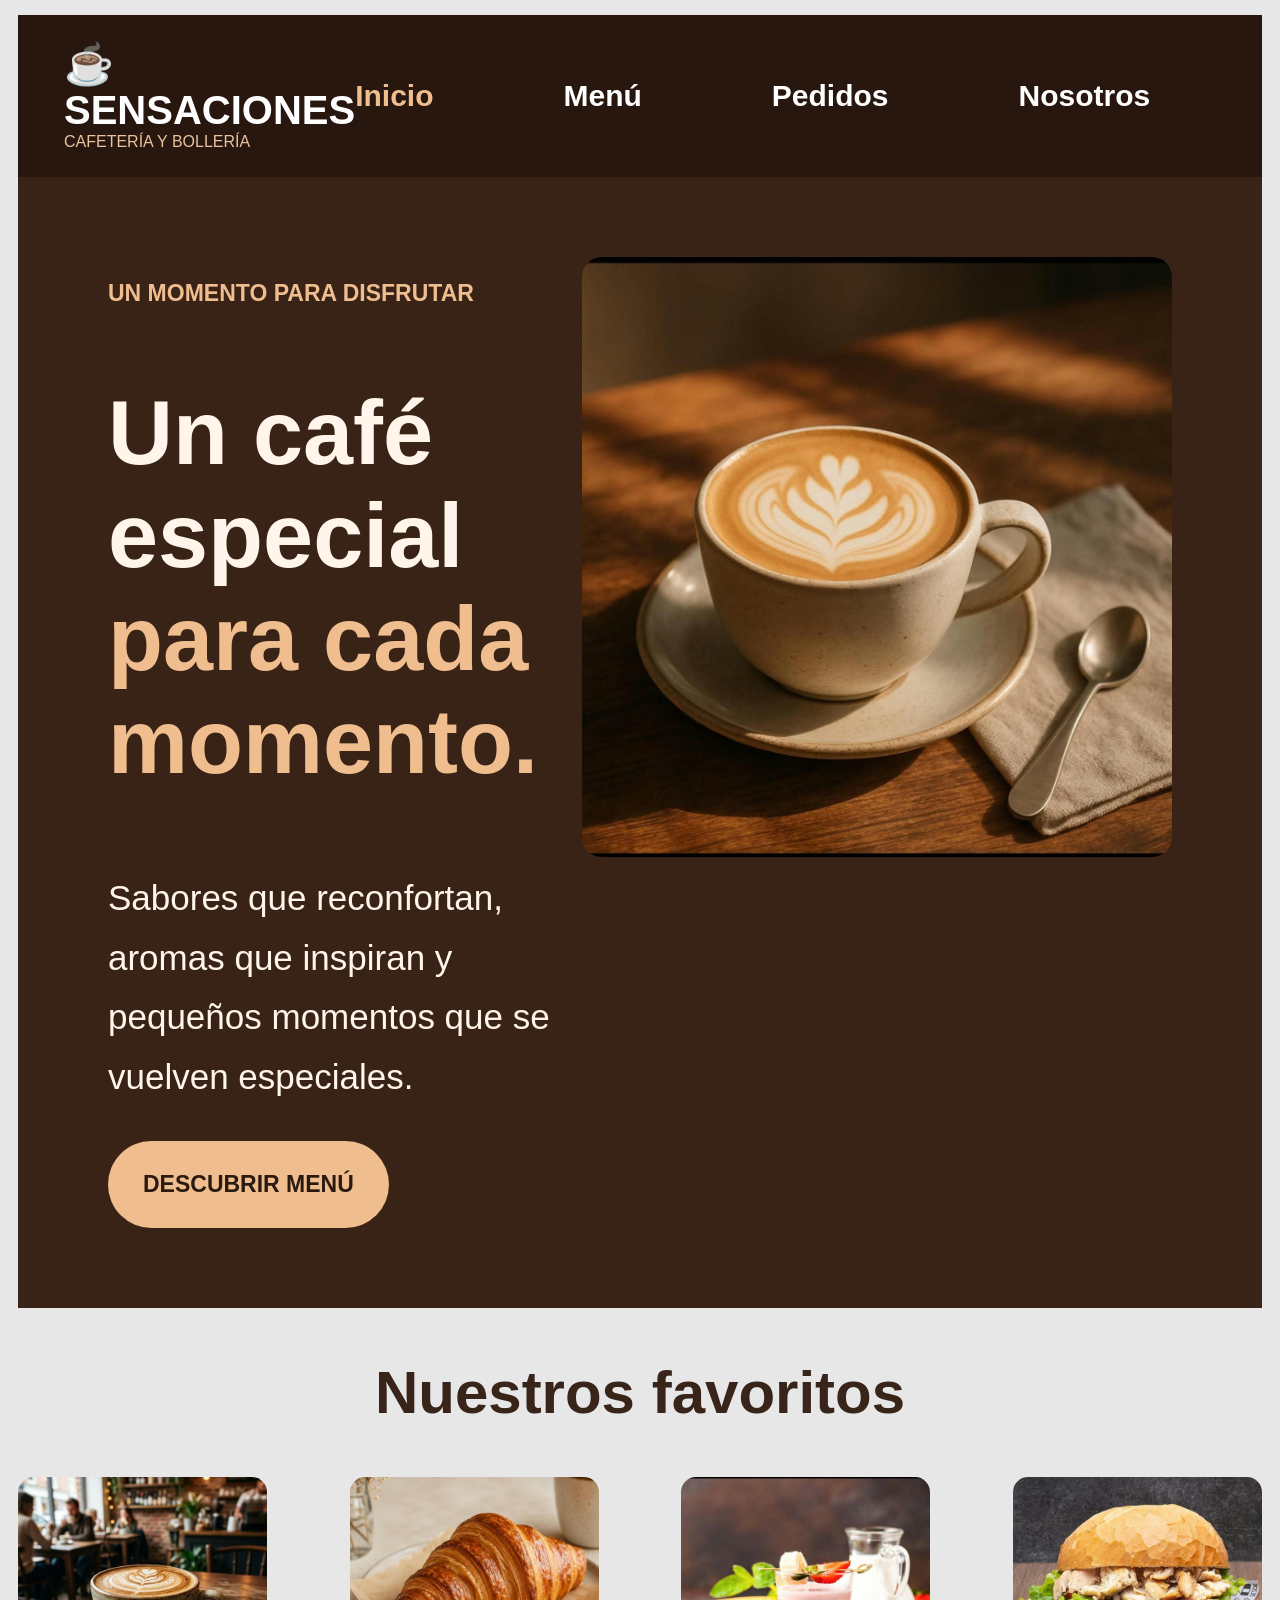
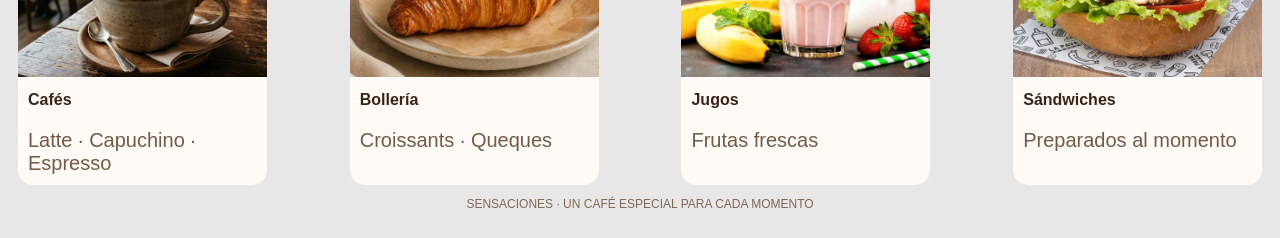
<file: index.html>
<!DOCTYPE html>
<html lang="es">
<head>
  <meta charset="UTF-8">
  <meta name="viewport" content="width=device-width, initial-scale=1.0">
  <title>Sensaciones | Cafetería y Bollería</title>
  <link rel="stylesheet" href="style.css">
</head>
<body>
  <div class="site">
    <header class="site-header">
      <a class="brand" href="#inicio">
        <span class="brand-name">☕ SENSACIONES</span>
        <span class="brand-subtitle">CAFETERÍA Y BOLLERÍA</span>
      </a>
      <nav class="main-nav">
        <a class="active" href="#inicio">Inicio</a>
        <a href="pages/menu.html">Menú</a>
        <a href="pages/pedidos.html">Pedidos</a>
        <a href="pages/nosotros.html">Nosotros</a>
        <a href="pages/contacto.html">Contactos</a>
      </nav>
    </header>
    <main>
      <section class="hero" id="inicio">
        <div class="hero-copy">
          <p class="eyebrow">UN MOMENTO PARA DISFRUTAR</p>
          <h1>Un café especial<br><span>para cada momento.</span></h1>
          <p class="hero-description">
            Sabores que reconfortan, aromas que inspiran y pequeños momentos que se vuelven especiales.
          </p>
          <a class="button" href="pages/menu.html">DESCUBRIR MENÚ</a>
        </div>
        <img class="hero-image" src="imagenes/cafe_logo.png" alt="Taza de café">
      </section>
      <section class="favorites" id="menu">
        <h2>Nuestros favoritos</h2>
        <div class="favorite-grid">
          <div class="favorite-card">
            <img src="imagenes/cafe.png" alt="Café">
            <span class="card-name">Cafés</span>
            <span class="card-detail">Latte · Capuchino · Espresso</span>
          </div>
          <div class="favorite-card">
            <img src="imagenes/croasanit.png" alt="Croissant">
            <span class="card-name">Bollería</span>
            <span class="card-detail">Croissants · Queques</span>
          </div>
          <div class="favorite-card">
            <img src="imagenes/jugos.png" alt="Jugos">
            <span class="card-name">Jugos</span>
            <span class="card-detail">Frutas frescas</span>
          </div>
          <div class="favorite-card">
            <img src="imagenes/pavita.png" alt="Sándwich">
            <span class="card-name">Sándwiches</span>
            <span class="card-detail">Preparados al momento</span>
          </div>
        </div>
        <p class="tagline">SENSACIONES · UN CAFÉ ESPECIAL PARA CADA MOMENTO</p>
      </section>
    </main>
  </div>
</body>
</html>
</file>
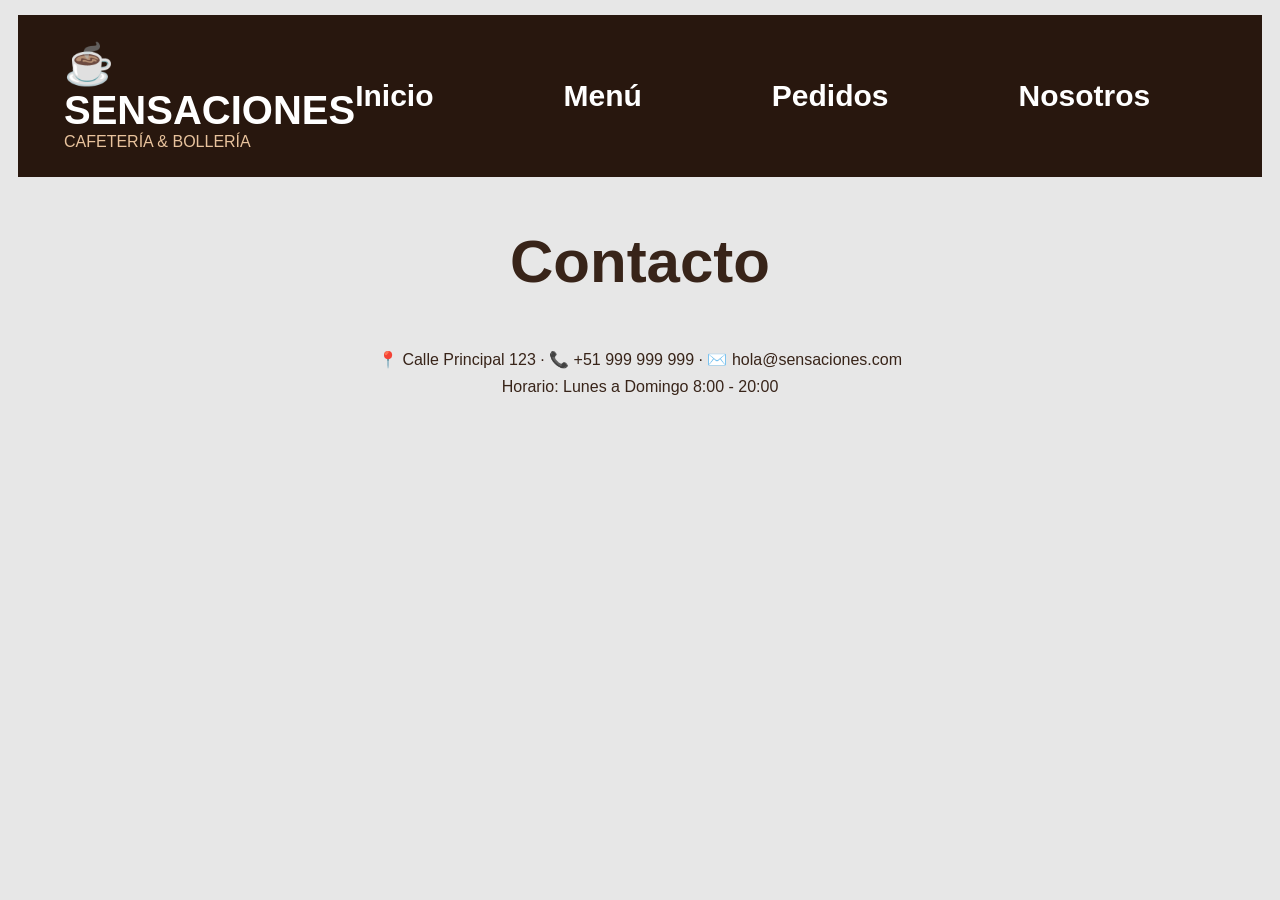
<file: pages/contacto.html>
<!DOCTYPE html>
<html lang="es">
<head>
  <meta charset="UTF-8">
  <meta name="viewport" content="width=device-width, initial-scale=1.0">
  <title>Contacto | Sensaciones</title>
  <link rel="stylesheet" href="../style.css">
</head>
<body>
  <main class="site">
    <header class="site-header">
      <a class="brand" href="../index.html"><span class="brand-name">☕ SENSACIONES</span><span class="brand-subtitle">CAFETERÍA &amp; BOLLERÍA</span></a>
      <nav class="main-nav">
        <a href="../index.html">Inicio</a>
        <a href="menu.html">Menú</a>
        <a href="pedidos.html">Pedidos</a>
        <a href="nosotros.html">Nosotros</a>
        <a class="active" href="contacto.html">Contactos</a>
      </nav>
    </header>
    <section class="favorites">
      <h2>Contacto</h2>
      <p style="max-width:720px;margin:0 auto;line-height:1.7;">📍 Calle Principal 123 · 📞 +51 999 999 999 · ✉️ hola@sensaciones.com<br>Horario: Lunes a Domingo 8:00 - 20:00</p>
    </section>
  </main>
</body>
</html>
</file>
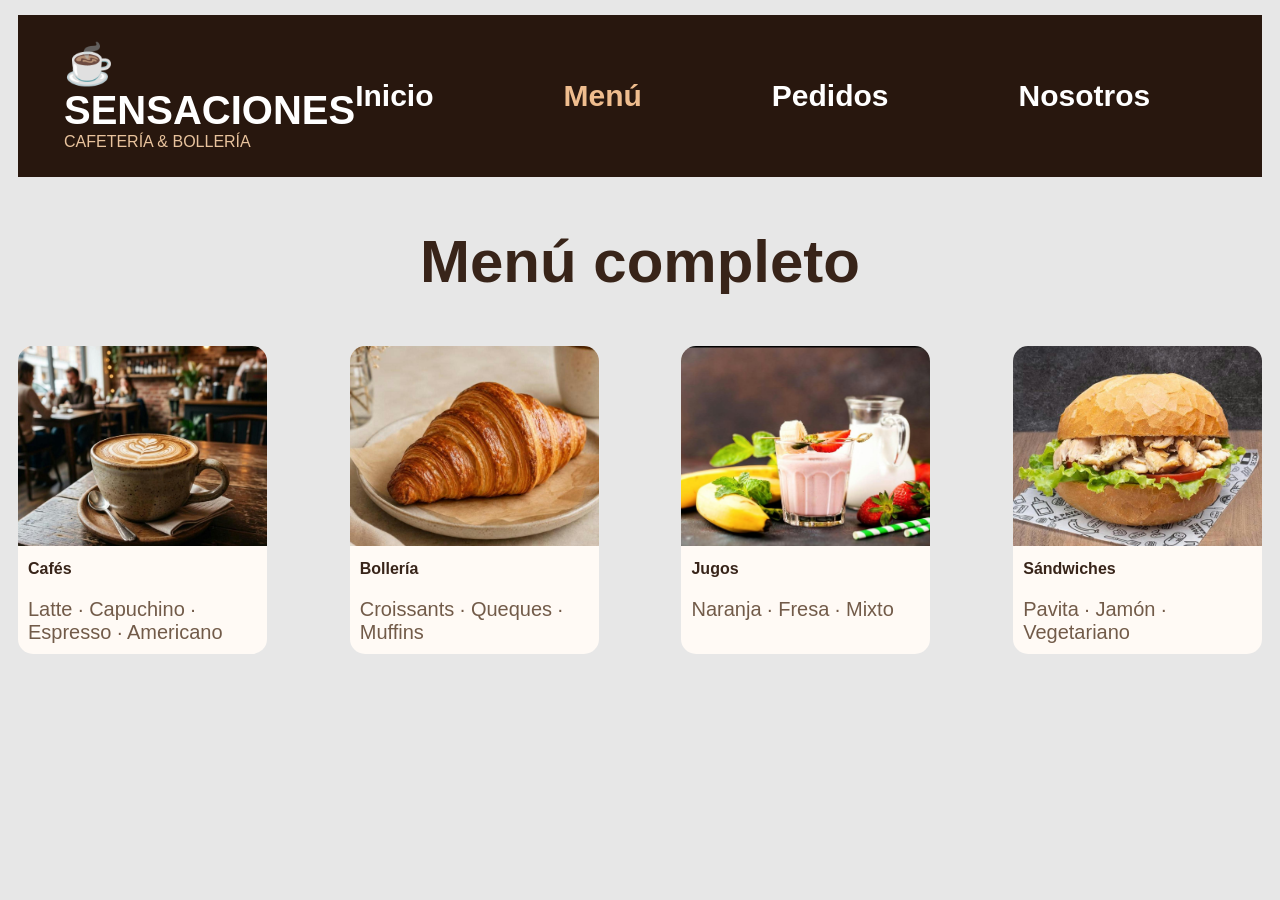
<file: pages/menu.html>
<!DOCTYPE html>
<html lang="es">
<head>
  <meta charset="UTF-8">
  <meta name="viewport" content="width=device-width, initial-scale=1.0">
  <title>Menú | Sensaciones</title>
  <link rel="stylesheet" href="../style.css">
</head>
<body>
  <main class="site">
    <header class="site-header">
      <a class="brand" href="../index.html"><span class="brand-name">☕ SENSACIONES</span><span class="brand-subtitle">CAFETERÍA &amp; BOLLERÍA</span></a>
      <nav class="main-nav">
        <a href="../index.html">Inicio</a>
        <a class="active" href="menu.html">Menú</a>
        <a href="pedidos.html">Pedidos</a>
        <a href="nosotros.html">Nosotros</a>
        <a href="contacto.html">Contactos</a>
      </nav>
    </header>
    <section class="favorites" id="menu">
      <h2>Menú completo</h2>
      <div class="favorite-grid">
        <article class="favorite-card"><img src="../imagenes/cafe.png" alt="Cafés"><span class="card-name">Cafés</span><span class="card-detail">Latte · Capuchino · Espresso · Americano</span></article>
        <article class="favorite-card"><img src="../imagenes/croasanit.png" alt="Bollería"><span class="card-name">Bollería</span><span class="card-detail">Croissants · Queques · Muffins</span></article>
        <article class="favorite-card"><img src="../imagenes/jugos.png" alt="Jugos"><span class="card-name">Jugos</span><span class="card-detail">Naranja · Fresa · Mixto</span></article>
        <article class="favorite-card"><img src="../imagenes/pavita.png" alt="Sándwiches"><span class="card-name">Sándwiches</span><span class="card-detail">Pavita · Jamón · Vegetariano</span></article>
      </div>
    </section>
  </main>
</body>
</html>
</file>
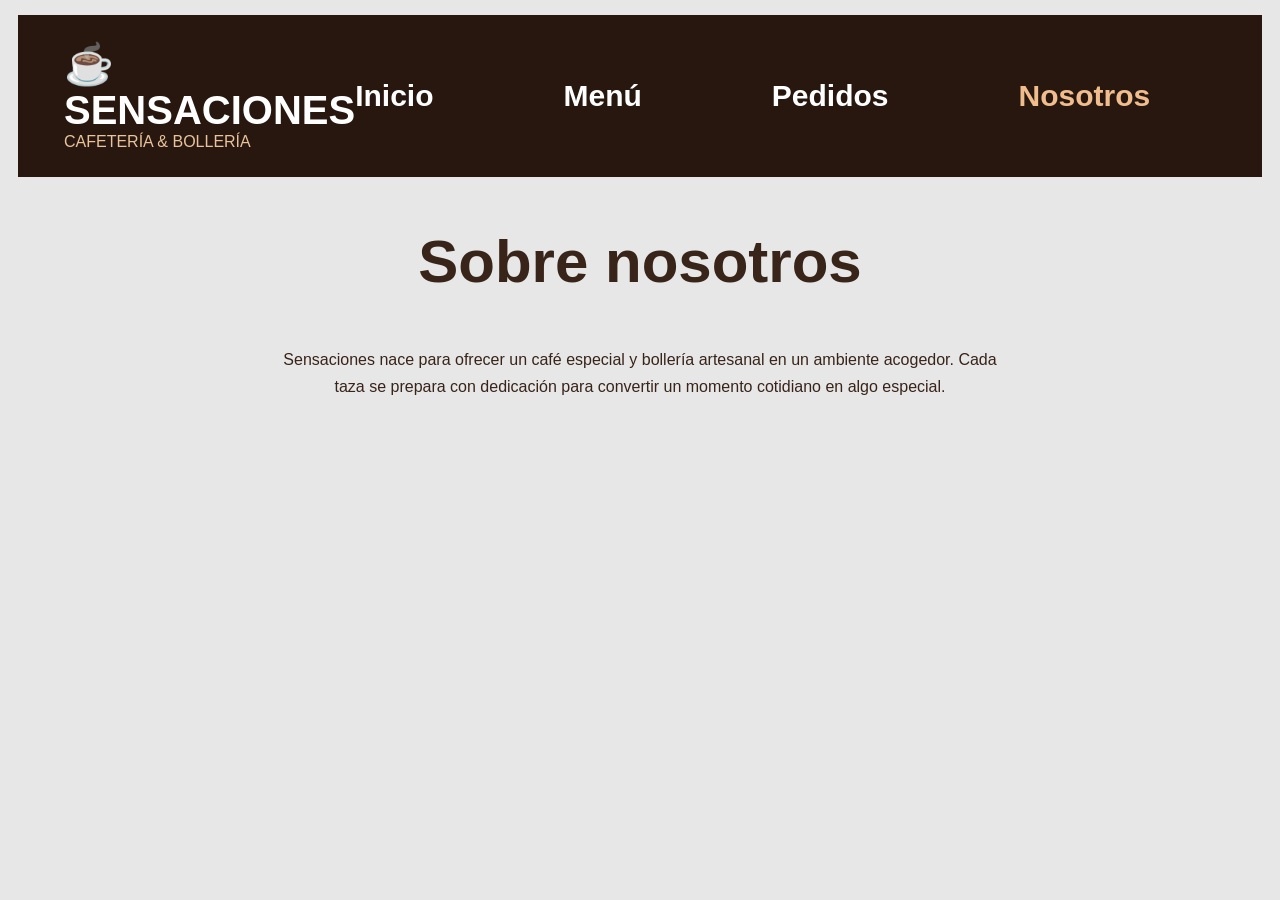
<file: pages/nosotros.html>
<!DOCTYPE html>
<html lang="es">
<head>
  <meta charset="UTF-8">
  <meta name="viewport" content="width=device-width, initial-scale=1.0">
  <title>Nosotros | Sensaciones</title>
  <link rel="stylesheet" href="../style.css">
</head>
<body>
  <main class="site">
    <header class="site-header">
      <a class="brand" href="../index.html"><span class="brand-name">☕ SENSACIONES</span><span class="brand-subtitle">CAFETERÍA &amp; BOLLERÍA</span></a>
      <nav class="main-nav">
        <a href="../index.html">Inicio</a>
        <a href="menu.html">Menú</a>
        <a href="pedidos.html">Pedidos</a>
        <a class="active" href="nosotros.html">Nosotros</a>
        <a href="contacto.html">Contactos</a>
      </nav>
    </header>
    <section class="favorites">
      <h2>Sobre nosotros</h2>
      <p style="max-width:720px;margin:0 auto;line-height:1.7;">Sensaciones nace para ofrecer un café especial y bollería artesanal en un ambiente acogedor. Cada taza se prepara con dedicación para convertir un momento cotidiano en algo especial.</p>
    </section>
  </main>
</body>
</html>
</file>
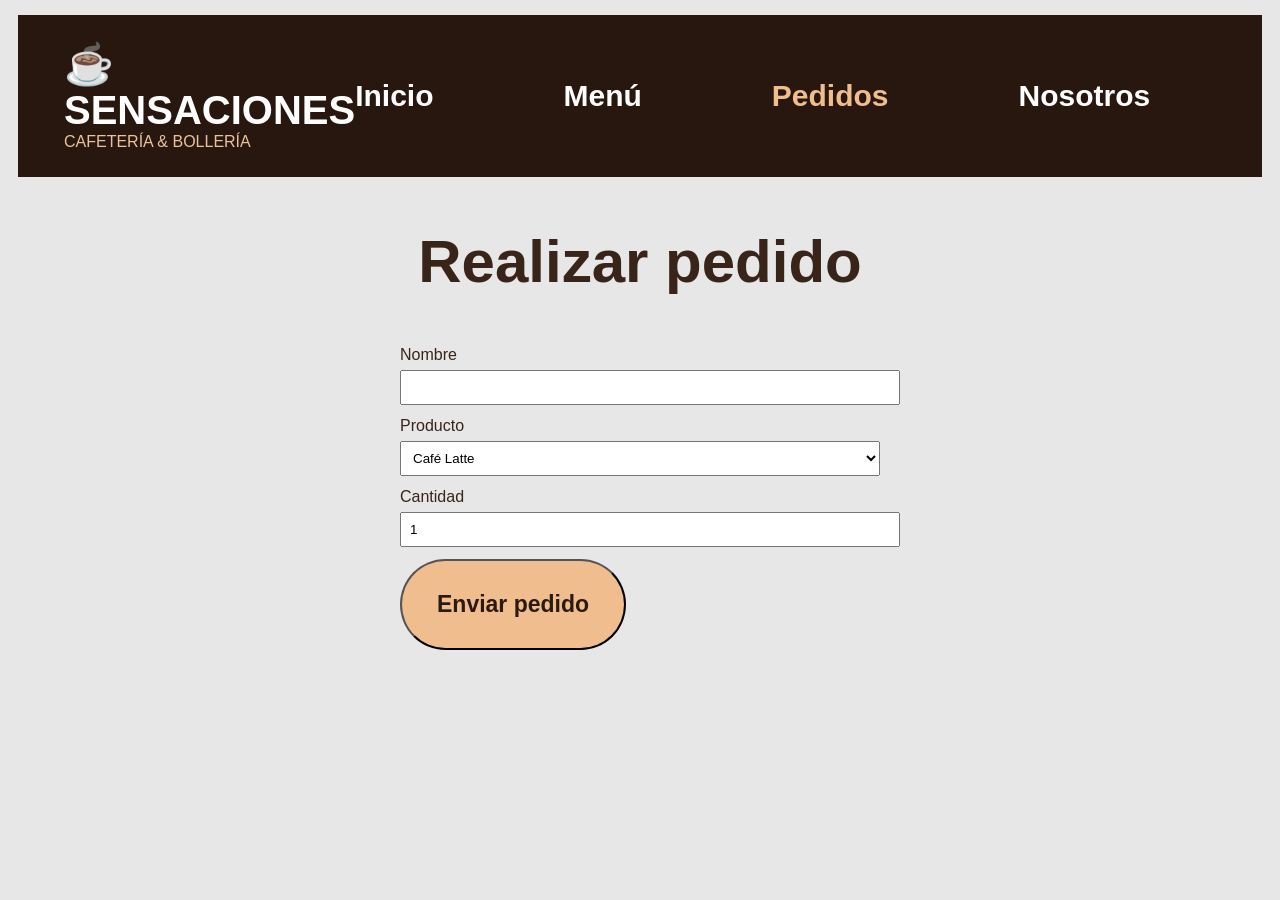
<file: pages/pedidos.html>
<!DOCTYPE html>
<html lang="es">
<head>
  <meta charset="UTF-8">
  <meta name="viewport" content="width=device-width, initial-scale=1.0">
  <title>Pedidos | Sensaciones</title>
  <link rel="stylesheet" href="../style.css">
</head>
<body>
  <main class="site">
    <header class="site-header">
      <a class="brand" href="../index.html"><span class="brand-name">☕ SENSACIONES</span><span class="brand-subtitle">CAFETERÍA &amp; BOLLERÍA</span></a>
      <nav class="main-nav">
        <a href="../index.html">Inicio</a>
        <a href="menu.html">Menú</a>
        <a class="active" href="pedidos.html">Pedidos</a>
        <a href="nosotros.html">Nosotros</a>
        <a href="contacto.html">Contactos</a>
      </nav>
    </header>
    <section class="favorites">
      <h2>Realizar pedido</h2>
      <form id="pedidoForm" style="max-width:480px;margin:0 auto;text-align:left;">
        <label>Nombre<br><input type="text" name="nombre" required style="width:100%;padding:8px;margin:6px 0 12px;"></label>
        <label>Producto<br><select name="producto" style="width:100%;padding:8px;margin:6px 0 12px;"><option>Café Latte</option><option>Croissant</option><option>Jugo de naranja</option><option>Sándwich de pavita</option></select></label>
        <label>Cantidad<br><input type="number" name="cantidad" min="1" value="1" required style="width:100%;padding:8px;margin:6px 0 12px;"></label>
        <button class="button" type="submit">Enviar pedido</button>
      </form>
      <p id="msg" class="tagline"></p>
    </section>
  </main>
  <script>
    document.getElementById('pedidoForm').addEventListener('submit', function(e){
      e.preventDefault();
      document.getElementById('msg').textContent = 'Pedido enviado. ¡Gracias!';
    });
  </script>
</body>
</html>
</file>
<file: style.css>
body {
  padding: 7px 10px;
  background: #e7e7e7;
  color: #382419;
  font-family: Arial, sans-serif;
}
.site-header {
  padding: 26px 46px;
  display: flex;
  align-items: center;
  justify-content: space-between;
  background: #28170e;
}
.brand {
  display: flex;
  flex-direction: column;
  color: rgb(255, 255, 255);
  text-decoration: none;
}
.brand-name {
  font-size: 40px;
  font-weight: bold;
}
.brand-subtitle {
  color: #e9c39d;
  font-size: 16px;
}
.main-nav {
  display: flex;
  gap: 130px;
}
.main-nav a {
  color: white;
  font-size: 30px;
  font-weight: bold;
  text-decoration: none;
}
.main-nav .active {
  color: #efbd8e;
}
.hero {
  padding: 80px 90px;
  display: flex;
  background: #392317;
  color: #fff5eb;
}
.hero-copy {
  width: 80%;
}
.eyebrow {
  color: #efbd8e;
  font-size: 23px;
  font-weight: bold;
}
.hero h1 {
  font-size: 90px;
}
.hero h1 span {
  color: #efbd8e;
}
.hero-description {
  font-size: 35px;
  line-height: 1.7;
}
.button {
  padding: 30px 35px;
  display: inline-block;
  border-radius: 8000px;
  background: #efbd8e;
  color: #2b1a10;
  font-size: 23px;
  font-weight: bold;
  text-decoration: none;
}
.hero-image {
  width: 75%;
  height: 600px;
  border-radius: 20px;
  object-fit: cover;
}
.favorites {
  text-align: center;
}
.favorites h2 {
  font-size: 60px;
}
.favorite-grid {
  display: flex;
  justify-content: space-between;
}
.favorite-card {
  width: 20%;
  overflow: hidden;
  border-radius: 15px;
  background: #fffaf5;
  text-align: left;
}
.favorite-card img {
  width: 100%;
  height: 200px;
  object-fit: cover;
}
.card-name {
  padding: 10px 10px;
  display: block;
  font-weight: bold;
}
.card-detail {
  padding: 10px 10px;
  display: block;
  color: #725b49;
  font-size: 20px;
}
.tagline {
  color: #806955;
  font-size: 12px;
}
</file>
